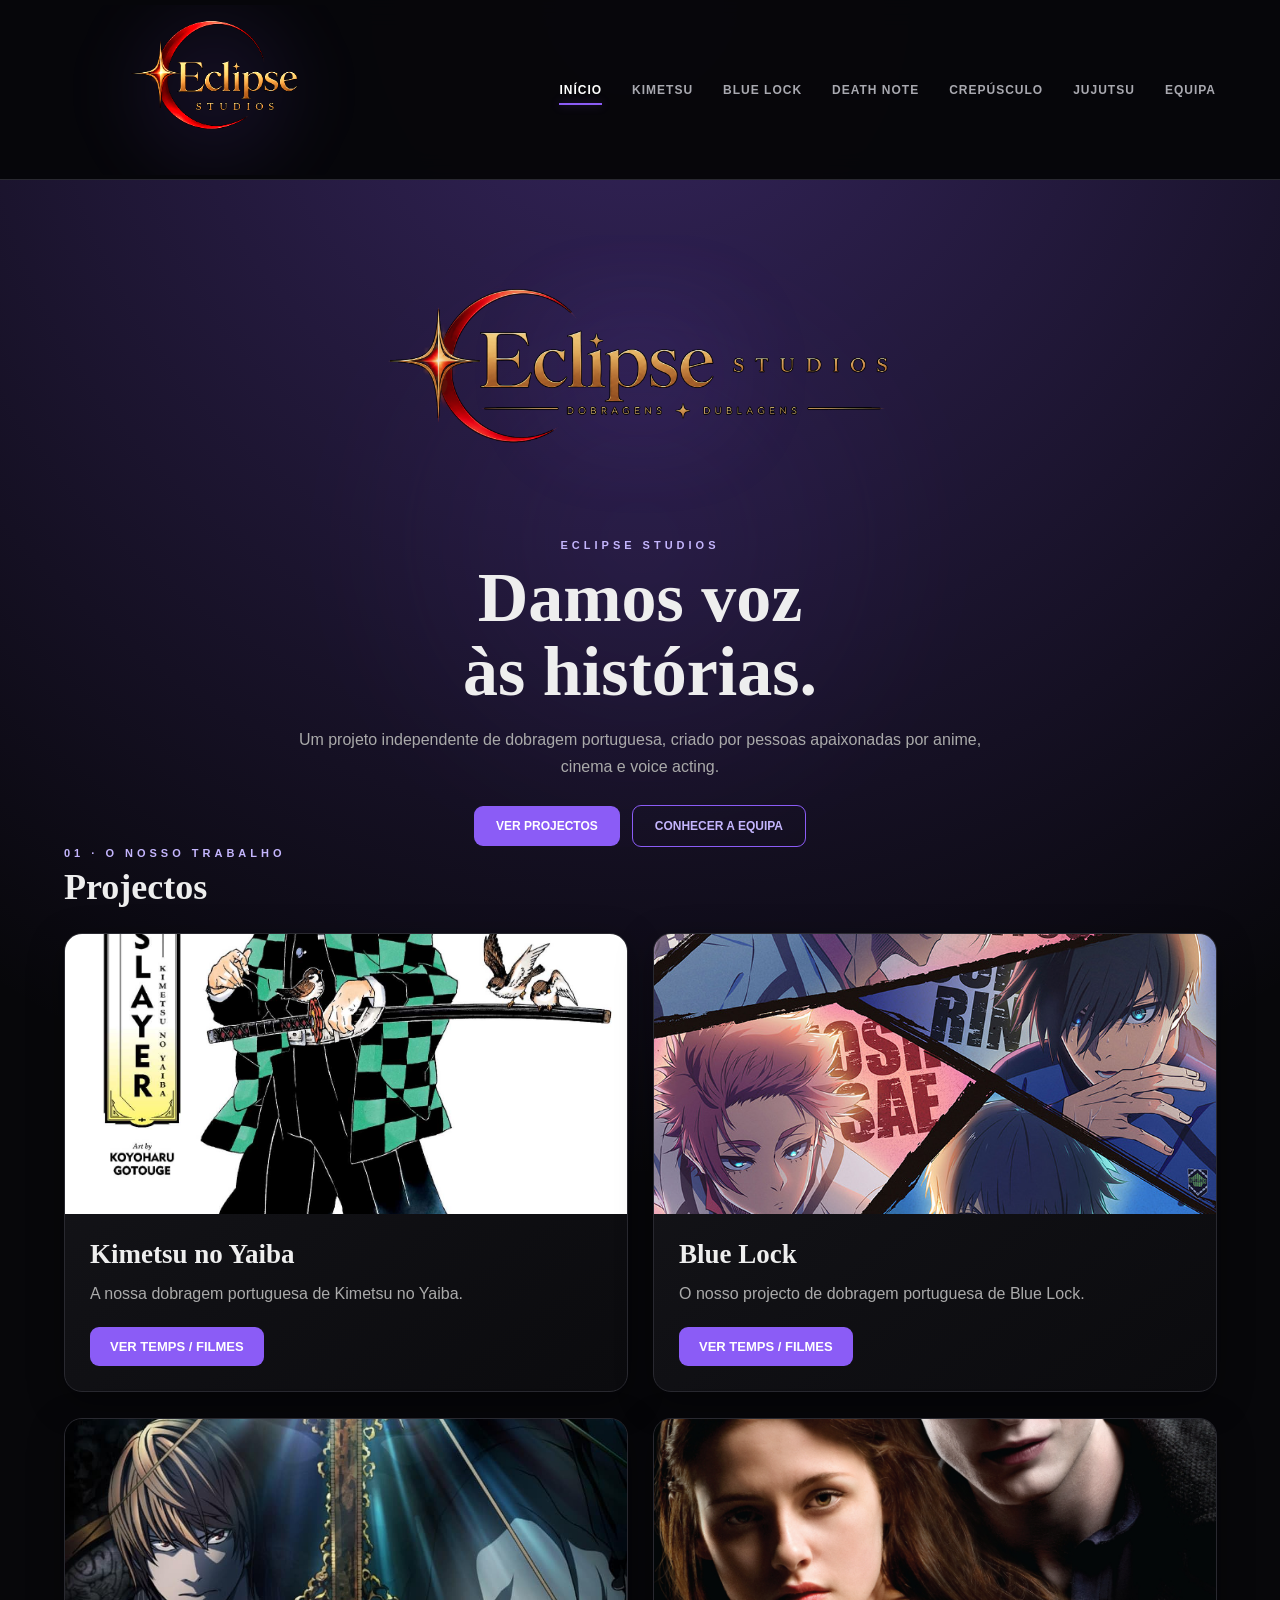
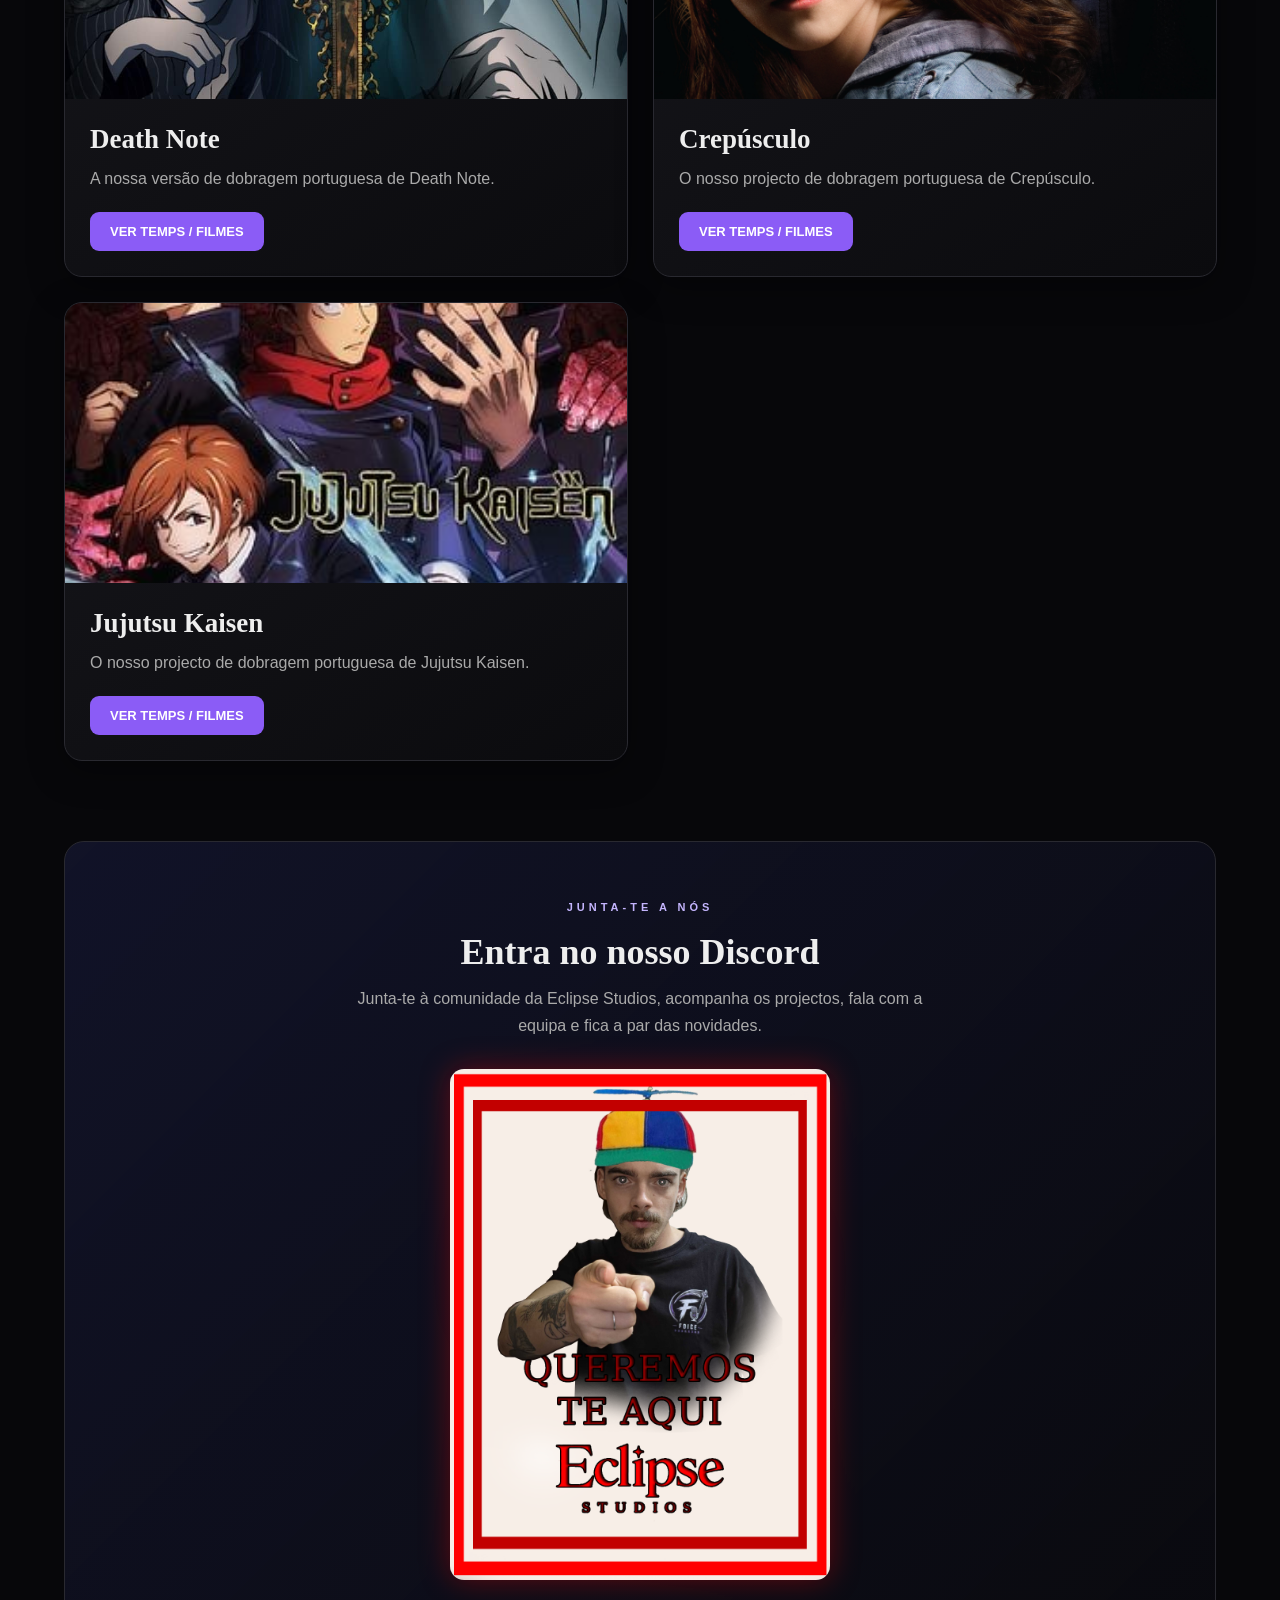
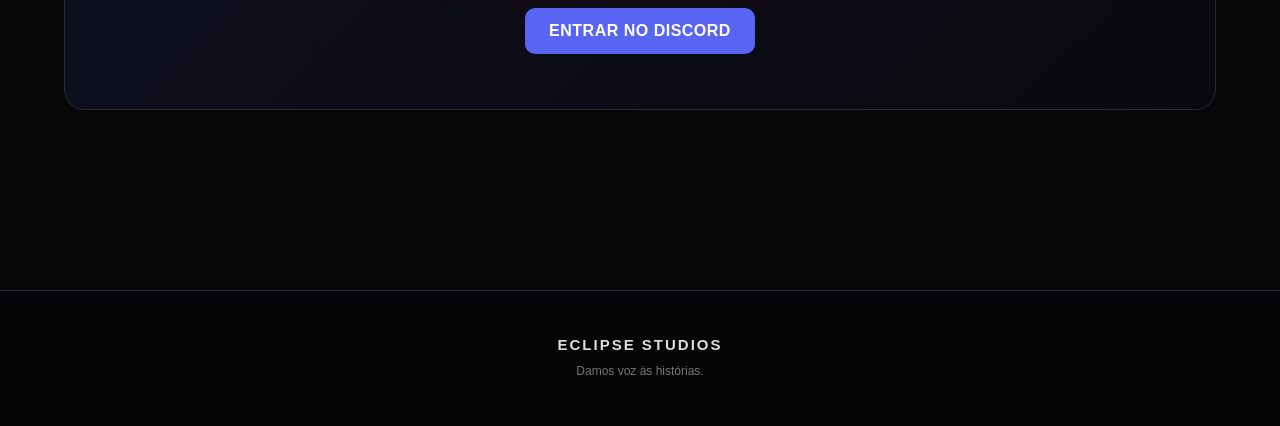
<file: index.html>
<!DOCTYPE html>
<html lang="pt-PT">

<head>

    <meta charset="UTF-8">

    <meta
        name="viewport"
        content="width=device-width, initial-scale=1.0"
    >

    <title>Eclipse Studios</title>

    <link
        rel="stylesheet"
        href="stile.css"
    >

</head>


<body>


<header class="topbar">

    <div class="logo">

        <a href="index.html">

            <img
                src="logo.png"
                alt="Eclipse Studios"
            >

        </a>

    </div>


    <nav>

        <a
            href="index.html"
            class="active"
        >
            INÍCIO
        </a>

        <a href="kimetsu.html">
            KIMETSU
        </a>

        <a href="blue.html">
            BLUE LOCK
        </a>

        <a href="death.html">
            DEATH NOTE
        </a>

        <a href="crep.html">
            CREPÚSCULO
        </a>

        <a href="juj.html">
            JUJUTSU
        </a>

        <a href="equipa.html">
            EQUIPA
        </a>

    </nav>

</header>


<main>


    <!-- =====================================================
         HERO
         ===================================================== -->

    <section class="hero">

        <div class="hero-content">


            <div class="hero-logo">

                <img
                    src="logo2.png"
                    alt="Eclipse Studios"
                >

            </div>


            <div class="hero-text">

                <span class="project-kicker">
                    ECLIPSE STUDIOS
                </span>


                <h1>
                    Damos voz<br>
                    às histórias.
                </h1>


                <p>
                    Um projeto independente de dobragem portuguesa,
                    criado por pessoas apaixonadas por anime,
                    cinema e voice acting.
                </p>


                <div class="hero-buttons">

                    <a
                        href="#projetos"
                        class="hero-button"
                    >
                        VER PROJECTOS
                    </a>


                    <a
                        href="equipa.html"
                        class="hero-button secondary"
                    >
                        CONHECER A EQUIPA
                    </a>

                </div>

            </div>

        </div>

    </section>


    <!-- =====================================================
         PROJECTOS
         ===================================================== -->

    <section id="projetos">

        <div class="projects-heading">

            <span>
                01 · O NOSSO TRABALHO
            </span>

            <h2>
                Projectos
            </h2>

        </div>


        <div class="projects-grid">


            <!-- KIMETSU -->

            <article class="card">

                <div class="project-visual">

                    <img
                        src="kim.jpg"
                        alt="Kimetsu no Yaiba"
                    >

                </div>


                <div class="card-content">

                    <h2>
                        Kimetsu no Yaiba
                    </h2>

                    <p>
                        A nossa dobragem portuguesa de
                        Kimetsu no Yaiba.
                    </p>

                    <a
                        href="kimetsu.html"
                        class="project-button"
                    >
                        VER TEMPS / FILMES
                    </a>

                </div>

            </article>


            <!-- BLUE LOCK -->

            <article class="card">

                <div class="project-visual">

                    <img
                        src="bl.jpg"
                        alt="Blue Lock"
                    >

                </div>


                <div class="card-content">

                    <h2>
                        Blue Lock
                    </h2>

                    <p>
                        O nosso projecto de dobragem
                        portuguesa de Blue Lock.
                    </p>

                    <a
                        href="blue.html"
                        class="project-button"
                    >
                        VER TEMPS / FILMES
                    </a>

                </div>

            </article>


            <!-- DEATH NOTE -->

            <article class="card">

                <div class="project-visual">

                    <img
                        src="deathnote.jpg"
                        alt="Death Note"
                    >

                </div>


                <div class="card-content">

                    <h2>
                        Death Note
                    </h2>

                    <p>
                        A nossa versão de dobragem
                        portuguesa de Death Note.
                    </p>

                    <a
                        href="death.html"
                        class="project-button"
                    >
                        VER TEMPS / FILMES
                    </a>

                </div>

            </article>


            <!-- CREPÚSCULO -->

            <article class="card">

                <div class="project-visual">

                    <img
                        src="crep.jpg"
                        alt="Crepúsculo"
                    >

                </div>


                <div class="card-content">

                    <h2>
                        Crepúsculo
                    </h2>

                    <p>
                        O nosso projecto de dobragem
                        portuguesa de Crepúsculo.
                    </p>

                    <a
                        href="crep.html"
                        class="project-button"
                    >
                        VER TEMPS / FILMES
                    </a>

                </div>

            </article>


            <!-- JUJUTSU -->

            <article class="card">

                <div class="project-visual">

                    <img
                        src="juj.jpg"
                        alt="Jujutsu Kaisen"
                    >

                </div>


                <div class="card-content">

                    <h2>
                        Jujutsu Kaisen
                    </h2>

                    <p>
                        O nosso projecto de dobragem
                        portuguesa de Jujutsu Kaisen.
                    </p>

                    <a
                        href="juj.html"
                        class="project-button"
                    >
                        VER TEMPS / FILMES
                    </a>

                </div>

            </article>


        </div>

    </section>


    <!-- =====================================================
         DISCORD
         ===================================================== -->

    <section class="discord-section">

        <div class="discord-content">

            <span class="project-kicker">
                JUNTA-TE A NÓS
            </span>


            <h2>
                Entra no nosso Discord
            </h2>


            <p>
                Junta-te à comunidade da Eclipse Studios,
                acompanha os projectos, fala com a equipa
                e fica a par das novidades.
            </p>


            <img
                src="Querer.png"
                alt="Queremos-te aqui - Eclipse Studios"
                class="discord-poster"
            >


            <a
                href="https://discord.gg/4ekQBbqSv3"
                target="_blank"
                rel="noopener noreferrer"
                class="discord-button"
            >
                ENTRAR NO DISCORD
            </a>

        </div>

    </section>


</main>


<footer>

    <strong>
        ECLIPSE STUDIOS
    </strong>

    <p>
        Damos voz às histórias.
    </p>

</footer>


</body>

</html>
</file>
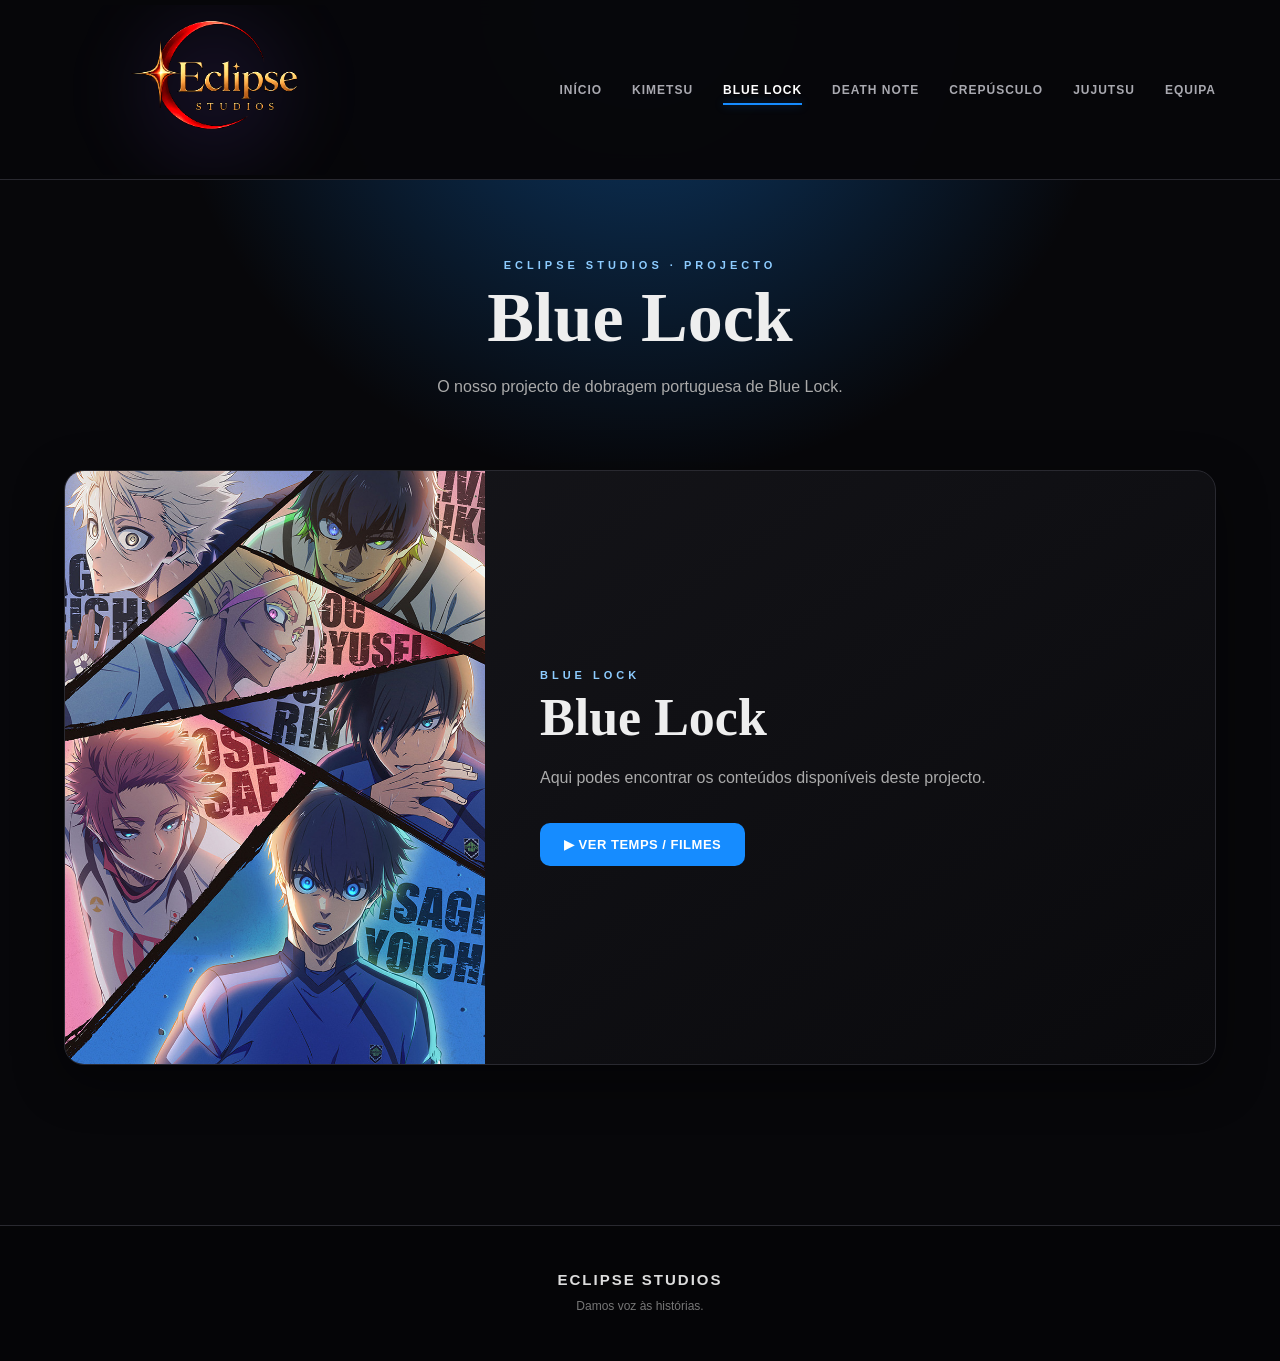
<file: blue.html>
<!DOCTYPE html>
<html lang="pt-PT">

<head>

    <meta charset="UTF-8">

    <meta
        name="viewport"
        content="width=device-width, initial-scale=1.0"
    >

    <title>Blue Lock | Eclipse Studios</title>

    <link
        rel="stylesheet"
        href="stile.css"
    >

</head>


<body class="theme-blue">


<header class="topbar">

    <div class="logo">

        <a href="index.html">

            <img
                src="logo.png"
                alt="Eclipse Studios"
            >

        </a>

    </div>


    <nav>

        <a href="index.html">INÍCIO</a>

        <a href="kimetsu.html">KIMETSU</a>

        <a
            href="blue.html"
            class="active"
        >
            BLUE LOCK
        </a>

        <a href="death.html">DEATH NOTE</a>

        <a href="crep.html">CREPÚSCULO</a>

        <a href="juj.html">JUJUTSU</a>

        <a href="equipa.html">EQUIPA</a>

    </nav>

</header>


<main class="project-page">


    <section class="project-header">

        <span class="project-kicker">
            ECLIPSE STUDIOS · PROJECTO
        </span>

        <h1>
            Blue Lock
        </h1>

        <p>
            O nosso projecto de dobragem portuguesa de Blue Lock.
        </p>

    </section>


    <section class="project-card-page">


        <div class="project-image-page">

            <img
                src="bl.jpg"
                alt="Blue Lock"
            >

        </div>


        <div class="project-info-page">

            <span class="project-kicker">
                BLUE LOCK
            </span>

            <h1>
                Blue Lock
            </h1>

            <p>
                Aqui podes encontrar os conteúdos
                disponíveis deste projecto.
            </p>

            <a
                href="COLOCA_AQUI_O_LINK_DO_DRIVE"
                target="_blank"
                rel="noopener noreferrer"
                class="watch-project-button"
            >
                ▶ VER TEMPS / FILMES
            </a>

        </div>


    </section>


</main>


<footer>

    <strong>ECLIPSE STUDIOS</strong>

    <p>Damos voz às histórias.</p>

</footer>


</body>

</html>
</file>
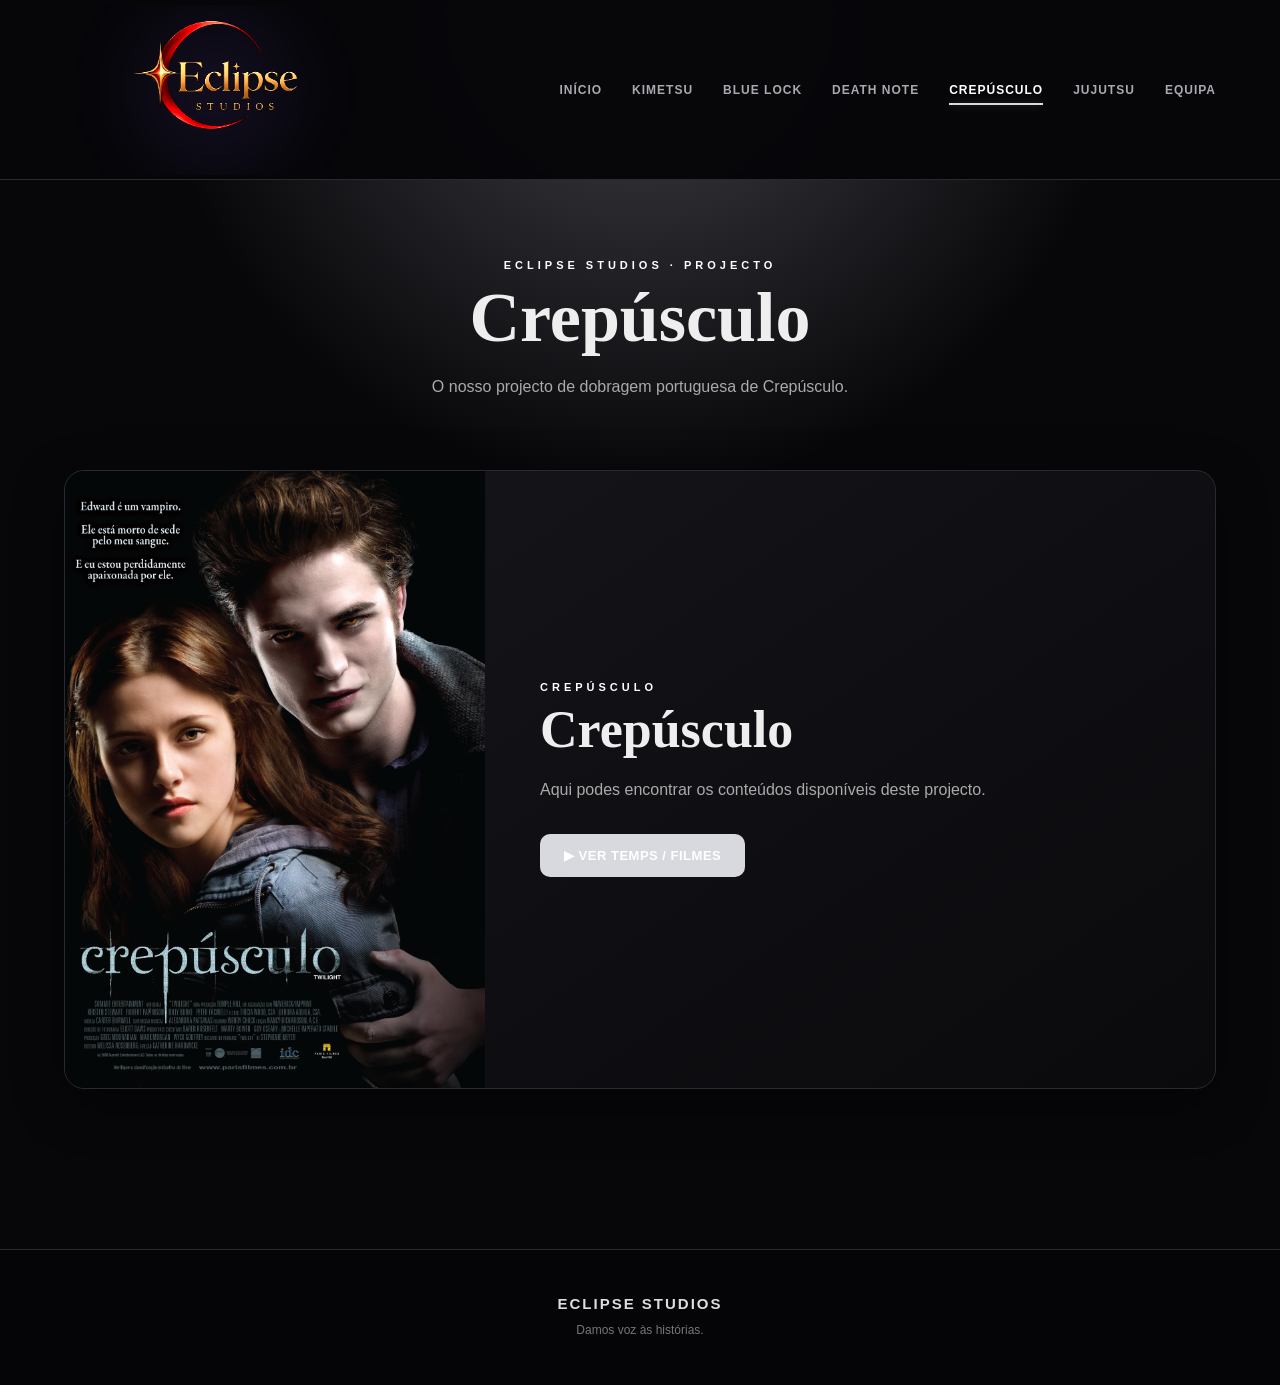
<file: crep.html>
<!DOCTYPE html>
<html lang="pt-PT">

<head>

    <meta charset="UTF-8">

    <meta
        name="viewport"
        content="width=device-width, initial-scale=1.0"
    >

    <title>Crepúsculo | Eclipse Studios</title>

    <link
        rel="stylesheet"
        href="stile.css"
    >

</head>


<body class="theme-crep">


<header class="topbar">

    <div class="logo">

        <a href="index.html">

            <img
                src="logo.png"
                alt="Eclipse Studios"
            >

        </a>

    </div>


    <nav>

        <a href="index.html">INÍCIO</a>

        <a href="kimetsu.html">KIMETSU</a>

        <a href="blue.html">BLUE LOCK</a>

        <a href="death.html">DEATH NOTE</a>

        <a
            href="crep.html"
            class="active"
        >
            CREPÚSCULO
        </a>

        <a href="juj.html">JUJUTSU</a>

        <a href="equipa.html">EQUIPA</a>

    </nav>

</header>


<main class="project-page">


    <section class="project-header">

        <span class="project-kicker">
            ECLIPSE STUDIOS · PROJECTO
        </span>

        <h1>
            Crepúsculo
        </h1>

        <p>
            O nosso projecto de dobragem portuguesa de Crepúsculo.
        </p>

    </section>


    <section class="project-card-page">


        <div class="project-image-page">

            <img
                src="crep.jpg"
                alt="Crepúsculo"
            >

        </div>


        <div class="project-info-page">

            <span class="project-kicker">
                CREPÚSCULO
            </span>

            <h1>
                Crepúsculo
            </h1>

            <p>
                Aqui podes encontrar os conteúdos
                disponíveis deste projecto.
            </p>

            <a
                href="COLOCA_AQUI_O_LINK_DO_DRIVE"
                target="_blank"
                rel="noopener noreferrer"
                class="watch-project-button"
            >
                ▶ VER TEMPS / FILMES
            </a>

        </div>


    </section>


</main>


<footer>

    <strong>ECLIPSE STUDIOS</strong>

    <p>Damos voz às histórias.</p>

</footer>


</body>

</html>
</file>
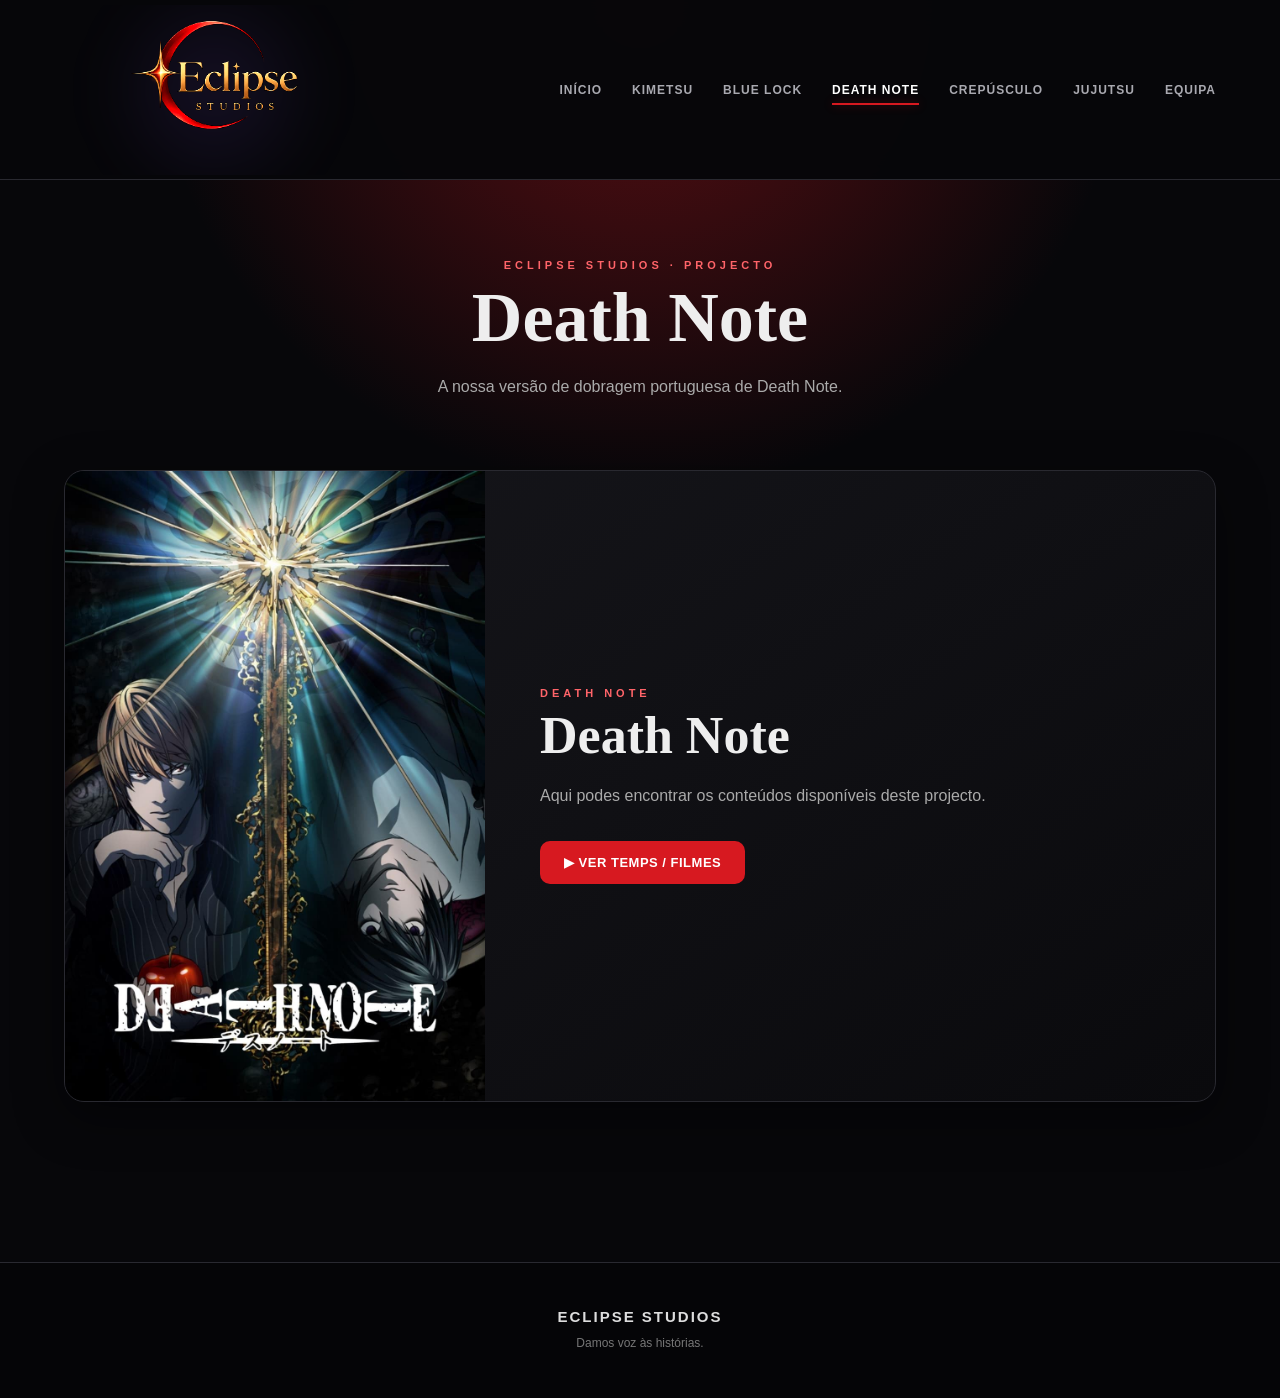
<file: death.html>
<!DOCTYPE html>
<html lang="pt-PT">

<head>

    <meta charset="UTF-8">

    <meta
        name="viewport"
        content="width=device-width, initial-scale=1.0"
    >

    <title>Death Note | Eclipse Studios</title>

    <link
        rel="stylesheet"
        href="stile.css"
    >

</head>


<body class="theme-death">


<header class="topbar">

    <div class="logo">

        <a href="index.html">

            <img
                src="logo.png"
                alt="Eclipse Studios"
            >

        </a>

    </div>


    <nav>

        <a href="index.html">INÍCIO</a>

        <a href="kimetsu.html">KIMETSU</a>

        <a href="blue.html">BLUE LOCK</a>

        <a
            href="death.html"
            class="active"
        >
            DEATH NOTE
        </a>

        <a href="crep.html">CREPÚSCULO</a>

        <a href="juj.html">JUJUTSU</a>

        <a href="equipa.html">EQUIPA</a>

    </nav>

</header>


<main class="project-page">


    <section class="project-header">

        <span class="project-kicker">
            ECLIPSE STUDIOS · PROJECTO
        </span>

        <h1>
            Death Note
        </h1>

        <p>
            A nossa versão de dobragem portuguesa de Death Note.
        </p>

    </section>


    <section class="project-card-page">


        <div class="project-image-page">

            <img
                src="deathnote.jpg"
                alt="Death Note"
            >

        </div>


        <div class="project-info-page">

            <span class="project-kicker">
                DEATH NOTE
            </span>

            <h1>
                Death Note
            </h1>

            <p>
                Aqui podes encontrar os conteúdos
                disponíveis deste projecto.
            </p>

            <a
                href="COLOCA_AQUI_O_LINK_DO_DRIVE"
                target="_blank"
                rel="noopener noreferrer"
                class="watch-project-button"
            >
                ▶ VER TEMPS / FILMES
            </a>

        </div>


    </section>


</main>


<footer>

    <strong>ECLIPSE STUDIOS</strong>

    <p>Damos voz às histórias.</p>

</footer>


</body>

</html>
</file>
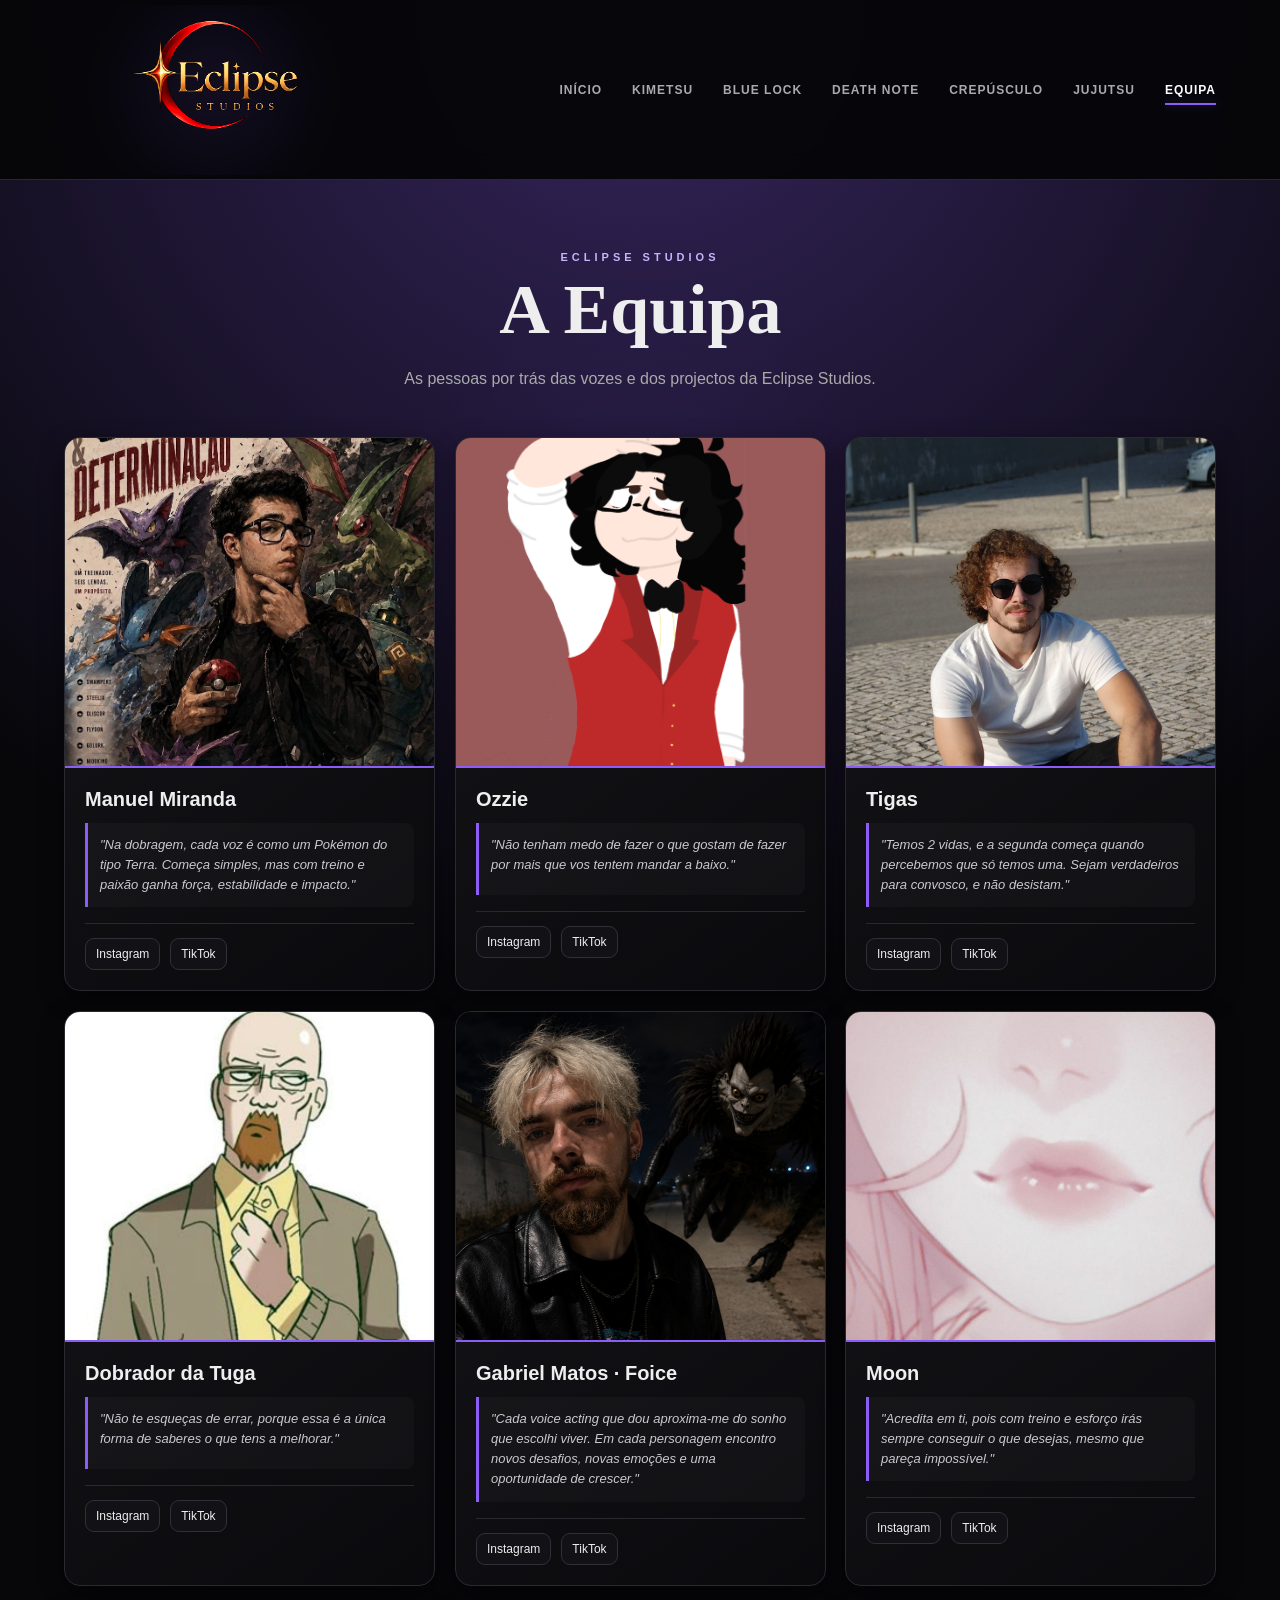
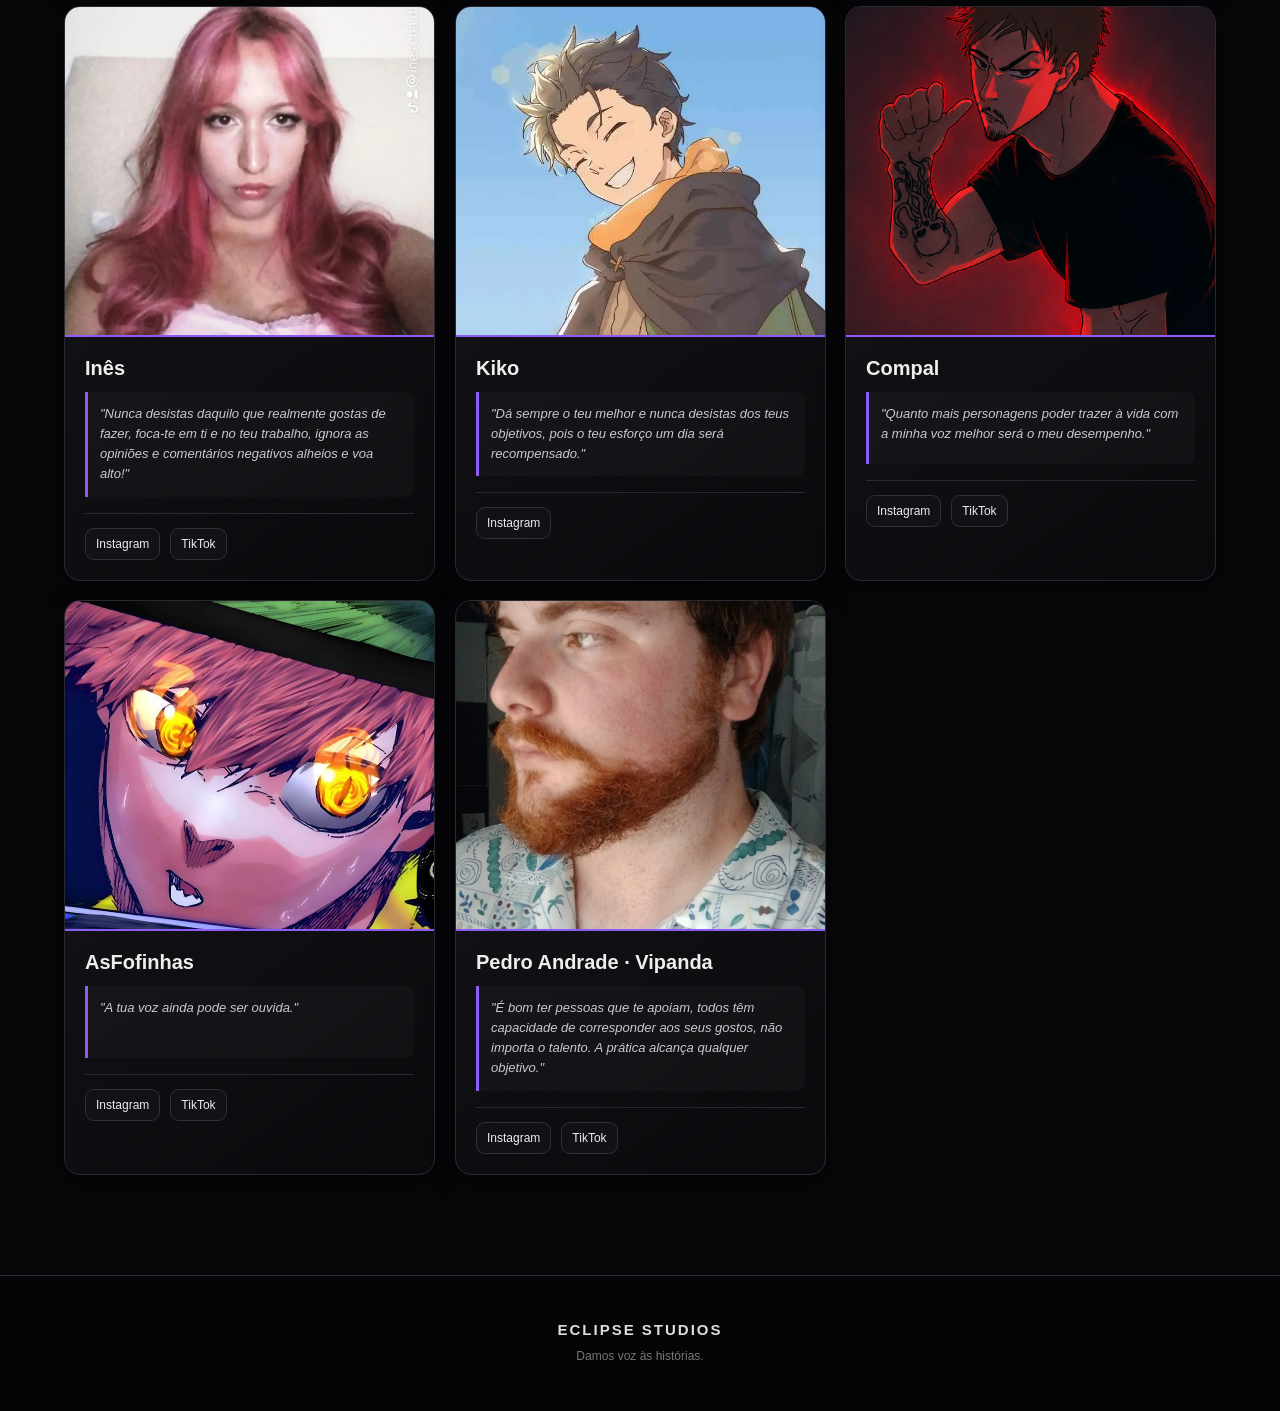
<file: equipa.html>
<!DOCTYPE html>
<html lang="pt-PT">

<head>

    <meta charset="UTF-8">

    <meta
        name="viewport"
        content="width=device-width, initial-scale=1.0"
    >

    <title>Equipa | Eclipse Studios</title>

    <link
        rel="stylesheet"
        href="stile.css"
    >

</head>


<body>


<header class="topbar">

    <div class="logo">

        <a href="index.html">

            <img
                src="logo.png"
                alt="Eclipse Studios"
            >

        </a>

    </div>


    <nav>

        <a href="index.html">
            INÍCIO
        </a>

        <a href="kimetsu.html">
            KIMETSU
        </a>

        <a href="blue.html">
            BLUE LOCK
        </a>

        <a href="death.html">
            DEATH NOTE
        </a>

        <a href="crep.html">
            CREPÚSCULO
        </a>

        <a href="juj.html">
            JUJUTSU
        </a>

        <a
            href="equipa.html"
            class="active"
        >
            EQUIPA
        </a>

    </nav>

</header>


<main>


<section class="team-page">


    <div class="team-page-intro">

        <span class="team-kicker">
            ECLIPSE STUDIOS
        </span>

        <h1>
            A Equipa
        </h1>

        <p>
            As pessoas por trás das vozes e dos projectos
            da Eclipse Studios.
        </p>

    </div>


    <div class="team-grid-new">


        <!-- MANUEL -->

        <article class="member-card-new">

            <div class="member-photo">

                <img
                    src="Eu.jpg"
                    alt="Manuel"
                >

            </div>


            <div class="member-info-new">

                <h3>
                    Manuel Miranda
                </h3>

                <p class="member-quote-new">
                    "Na dobragem, cada voz é como um Pokémon
                    do tipo Terra. Começa simples, mas com
                    treino e paixão ganha força, estabilidade
                    e impacto."
                </p>


                <div class="member-socials-new">

                    <a
                        class="team-social"
                        href="https://www.instagram.com/m_dubs11/"
                        target="_blank"
                    >
                        Instagram
                    </a>

                    <a
                        class="team-social"
                        href="https://tiktok.com/@mirranda_dubs"
                        target="_blank"
                    >
                        TikTok
                    </a>

                </div>

            </div>

        </article>


        <!-- OZZIE -->

        <article class="member-card-new">

            <div class="member-photo">

                <img
                    src="Ozzie.png"
                    alt="Ozzie"
                >

            </div>


            <div class="member-info-new">

                <h3>
                    Ozzie
                </h3>

                <p class="member-quote-new">
                    "Não tenham medo de fazer o que gostam
                    de fazer por mais que vos tentem mandar
                    a baixo."
                </p>


                <div class="member-socials-new">

                    <a
                        class="team-social"
                        href="https://instagram.com/dalia_gomes_henriques"
                        target="_blank"
                    >
                        Instagram
                    </a>

                    <a
                        class="team-social"
                        href="https://tiktok.com/@onlyozziept"
                        target="_blank"
                    >
                        TikTok
                    </a>

                </div>

            </div>

        </article>


        <!-- TIGAS -->

        <article class="member-card-new">

            <div class="member-photo">

                <img
                    src="Tigas.jpg"
                    alt="Tigas"
                >

            </div>


            <div class="member-info-new">

                <h3>
                    Tigas
                </h3>

                <p class="member-quote-new">
                    "Temos 2 vidas, e a segunda começa quando
                    percebemos que só temos uma. Sejam
                    verdadeiros para convosco, e não desistam."
                </p>


                <div class="member-socials-new">

                    <a
                        class="team-social"
                        href="https://instagram.com/otigas.voiceactor"
                        target="_blank"
                    >
                        Instagram
                    </a>

                    <a
                        class="team-social"
                        href="https://www.tiktok.com/@otigas.voiceactor?lang=pt"
                        target="_blank"
                    >
                        TikTok
                    </a>

                </div>

            </div>

        </article>


        <!-- DOBRADOR DA TUGA -->

        <article class="member-card-new">

            <div class="member-photo">

                <img
                    src="dobrador.jpg"
                    alt="Dobrador da Tuga"
                >

            </div>


            <div class="member-info-new">

                <h3>
                    Dobrador da Tuga
                </h3>

                <p class="member-quote-new">
                    "Não te esqueças de errar, porque essa
                    é a única forma de saberes o que tens
                    a melhorar."
                </p>


                <div class="member-socials-new">

                    <a
                        class="team-social"
                        href="https://instagram.com/dobrador_tuga"
                        target="_blank"
                    >
                        Instagram
                    </a>

                    <a
                        class="team-social"
                        href="https://tiktok.com/@dobrador.da.tuga"
                        target="_blank"
                    >
                        TikTok
                    </a>

                </div>

            </div>

        </article>


        <!-- FOICE -->

        <article class="member-card-new">

            <div class="member-photo">

                <img
                    src="Foice.png"
                    alt="Foice"
                >

            </div>


            <div class="member-info-new">

                <h3>
                    Gabriel Matos · Foice
                </h3>

                <p class="member-quote-new">
                    "Cada voice acting que dou aproxima-me
                    do sonho que escolhi viver. Em cada
                    personagem encontro novos desafios,
                    novas emoções e uma oportunidade de crescer."
                </p>


                <div class="member-socials-new">

                    <a
                        class="team-social"
                        href="https://www.instagram.com/gavriel_matos_foice/"
                        target="_blank"
                    >
                        Instagram
                    </a>

                    <a
                        class="team-social"
                        href="https://www.tiktok.com/@foicedobrador"
                        target="_blank"
                    >
                        TikTok
                    </a>

                </div>

            </div>

        </article>


        <!-- MOON -->

        <article class="member-card-new">

            <div class="member-photo">

                <img
                    src="Moon.jpg"
                    alt="Moon"
                >

            </div>


            <div class="member-info-new">

                <h3>
                    Moon
                </h3>

                <p class="member-quote-new">
                    "Acredita em ti, pois com treino e esforço
                    irás sempre conseguir o que desejas,
                    mesmo que pareça impossível."
                </p>


                <div class="member-socials-new">

                    <a
                        class="team-social"
                        href="https://www.instagram.com/yo.soy_ines02/"
                        target="_blank"
                    >
                        Instagram
                    </a>

                    <a
                        class="team-social"
                        href="https://tiktok.com/@geladinho_de_morangoo"
                        target="_blank"
                    >
                        TikTok
                    </a>

                </div>

            </div>

        </article>


        <!-- INÊS -->

        <article class="member-card-new">

            <div class="member-photo">

                <img
                    src="Ines.jpg"
                    alt="Inês"
                >

            </div>


            <div class="member-info-new">

                <h3>
                    Inês
                </h3>

                <p class="member-quote-new">
                    "Nunca desistas daquilo que realmente
                    gostas de fazer, foca-te em ti e no teu
                    trabalho, ignora as opiniões e comentários
                    negativos alheios e voa alto!"
                </p>


                <div class="member-socials-new">

                    <a
                        class="team-social"
                        href="https://www.instagram.com/nes_cha.das/"
                        target="_blank"
                    >
                        Instagram
                    </a>

                    <a
                        class="team-social"
                        href="https://www.tiktok.com/@pink_.nes_"
                        target="_blank"
                    >
                        TikTok
                    </a>

                </div>

            </div>

        </article>


        <!-- KIKO -->

        <article class="member-card-new">

            <div class="member-photo">

                <img
                    src="Kiku.jpg"
                    alt="Kiko"
                >

            </div>


            <div class="member-info-new">

                <h3>
                    Kiko
                </h3>

                <p class="member-quote-new">
                    "Dá sempre o teu melhor e nunca desistas
                    dos teus objetivos, pois o teu esforço
                    um dia será recompensado."
                </p>


                <div class="member-socials-new">

                    <a
                        class="team-social"
                        href="https://www.instagram.com/k1k0station/"
                        target="_blank"
                    >
                        Instagram
                    </a>

                </div>

            </div>

        </article>


        <!-- COMPAL -->

        <article class="member-card-new">

            <div class="member-photo">

                <img
                    src="compal_exa.png"
                    alt="Compal"
                >

            </div>


            <div class="member-info-new">

                <h3>
                    Compal
                </h3>

                <p class="member-quote-new">
                    "Quanto mais personagens poder trazer
                    à vida com a minha voz melhor será
                    o meu desempenho."
                </p>


                <div class="member-socials-new">

                    <a
                        class="team-social"
                        href="https://instagram.com/tropadoexa"
                        target="_blank"
                    >
                        Instagram
                    </a>

                    <a
                        class="team-social"
                        href="https://www.tiktok.com/@ryuuko_dubs"
                        target="_blank"
                    >
                        TikTok
                    </a>

                </div>

            </div>

        </article>


        <!-- ASFOFINHAS -->

        <article class="member-card-new">

            <div class="member-photo">

                <img
                    src="asfofinhas.png"
                    alt="AsFofinhas"
                >

            </div>


            <div class="member-info-new">

                <h3>
                    AsFofinhas
                </h3>

                <p class="member-quote-new">
                    "A tua voz ainda pode ser ouvida."
                </p>


                <div class="member-socials-new">

                    <a
                        class="team-social"
                        href="https://www.instagram.com/17__dizzy?mdxt=MThxMTVyb2dtc2xjcQ%3D%3D"
                        target="_blank"
                    >
                        Instagram
                    </a>

                    <a
                        class="team-social"
                        href="https://www.tiktok.com/@asherzito"
                        target="_blank"
                    >
                        TikTok
                    </a>

                </div>

            </div>

        </article>


        <!-- VIPANDA -->

        <article class="member-card-new">

            <div class="member-photo">

                <img
                    src="Vipanda.jpg"
                    alt="Vipanda"
                >

            </div>


            <div class="member-info-new">

                <h3>
                    Pedro Andrade · Vipanda
                </h3>

                <p class="member-quote-new">
                    "É bom ter pessoas que te apoiam,
                    todos têm capacidade de corresponder
                    aos seus gostos, não importa o talento.
                    A prática alcança qualquer objetivo."
                </p>


                <div class="member-socials-new">

                    <a
                        class="team-social"
                        href="https://www.instagram.com/pedroandrade_2004/"
                        target="_blank"
                    >
                        Instagram
                    </a>

                    <a
                        class="team-social"
                        href="https://www.tiktok.com/@vipanda2004"
                        target="_blank"
                    >
                        TikTok
                    </a>

                </div>

            </div>

        </article>


    </div>


</section>


</main>


<footer>

    <strong>
        ECLIPSE STUDIOS
    </strong>

    <p>
        Damos voz às histórias.
    </p>

</footer>


</body>

</html>
</file>
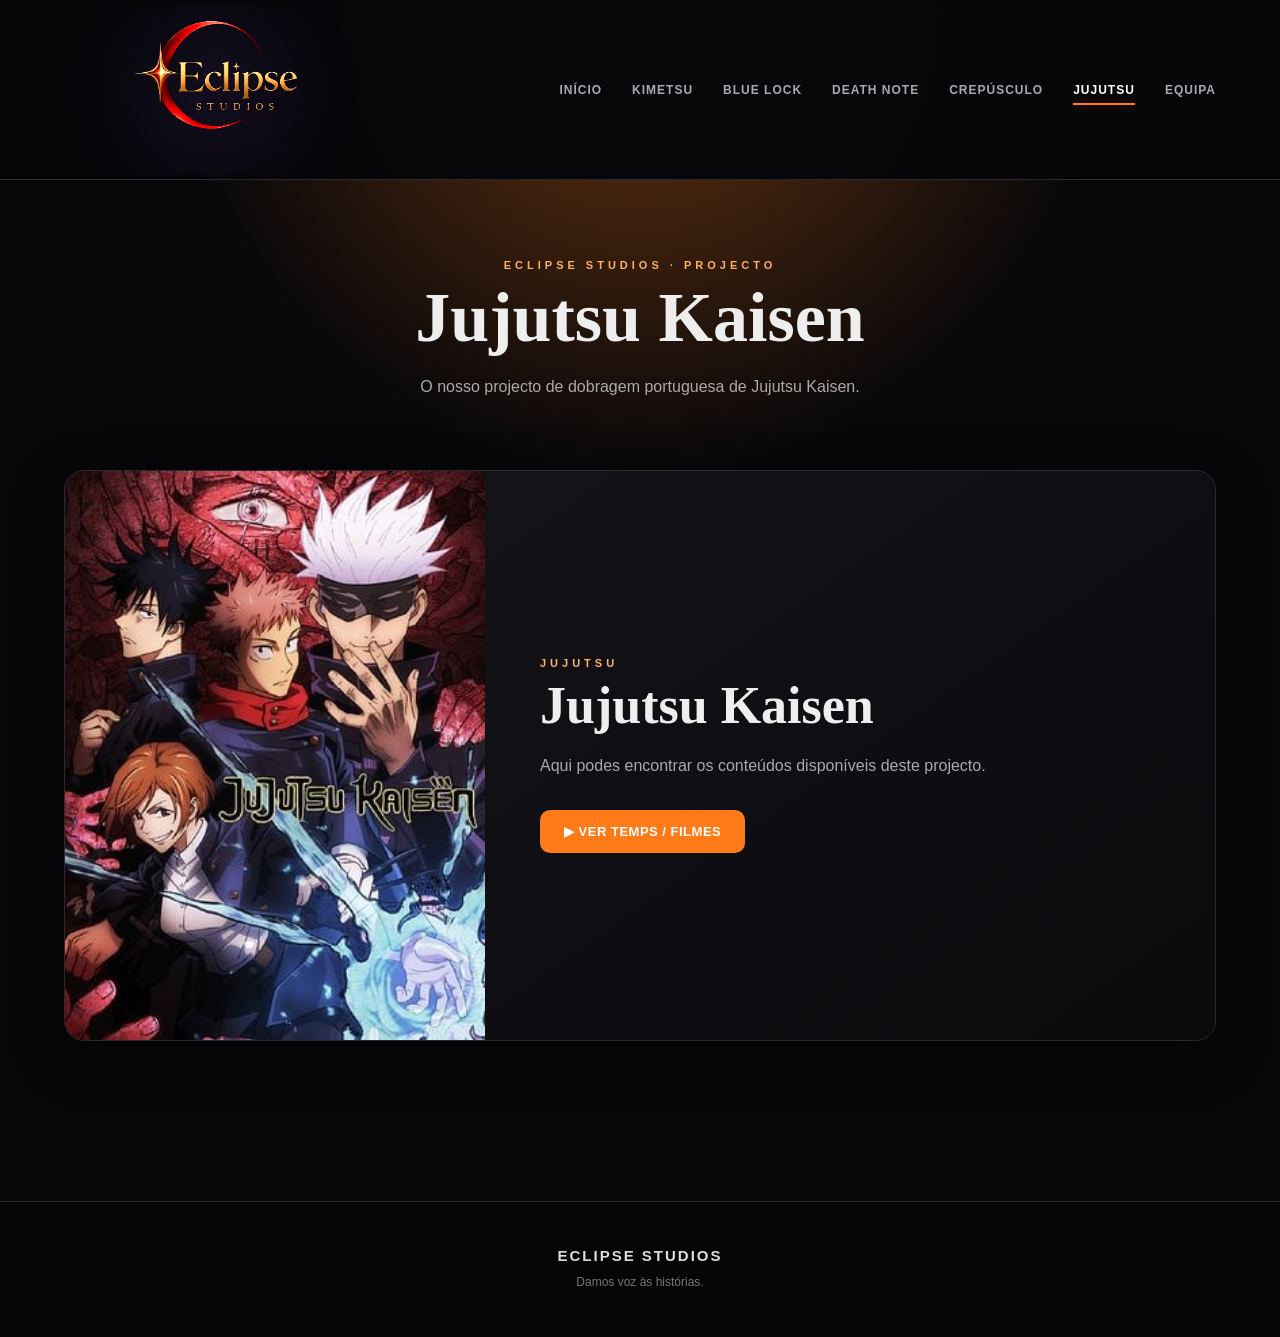
<file: juj.html>
<!DOCTYPE html>
<html lang="pt-PT">

<head>

    <meta charset="UTF-8">

    <meta
        name="viewport"
        content="width=device-width, initial-scale=1.0"
    >

    <title>Jujutsu Kaisen | Eclipse Studios</title>

    <link
        rel="stylesheet"
        href="stile.css"
    >

</head>


<body class="theme-juj">


<header class="topbar">

    <div class="logo">

        <a href="index.html">

            <img
                src="logo.png"
                alt="Eclipse Studios"
            >

        </a>

    </div>


    <nav>

        <a href="index.html">INÍCIO</a>

        <a href="kimetsu.html">KIMETSU</a>

        <a href="blue.html">BLUE LOCK</a>

        <a href="death.html">DEATH NOTE</a>

        <a href="crep.html">CREPÚSCULO</a>

        <a
            href="juj.html"
            class="active"
        >
            JUJUTSU
        </a>

        <a href="equipa.html">EQUIPA</a>

    </nav>

</header>


<main class="project-page">


    <section class="project-header">

        <span class="project-kicker">
            ECLIPSE STUDIOS · PROJECTO
        </span>

        <h1>
            Jujutsu Kaisen
        </h1>

        <p>
            O nosso projecto de dobragem portuguesa de Jujutsu Kaisen.
        </p>

    </section>


    <section class="project-card-page">


        <div class="project-image-page">

            <img
                src="juj.jpg"
                alt="Jujutsu Kaisen"
            >

        </div>


        <div class="project-info-page">

            <span class="project-kicker">
                JUJUTSU
            </span>

            <h1>
                Jujutsu Kaisen
            </h1>

            <p>
                Aqui podes encontrar os conteúdos
                disponíveis deste projecto.
            </p>

            <a
                href="COLOCA_AQUI_O_LINK_DO_DRIVE"
                target="_blank"
                rel="noopener noreferrer"
                class="watch-project-button"
            >
                ▶ VER TEMPS / FILMES
            </a>

        </div>


    </section>


</main>


<footer>

    <strong>ECLIPSE STUDIOS</strong>

    <p>Damos voz às histórias.</p>

</footer>


</body>

</html>
</file>
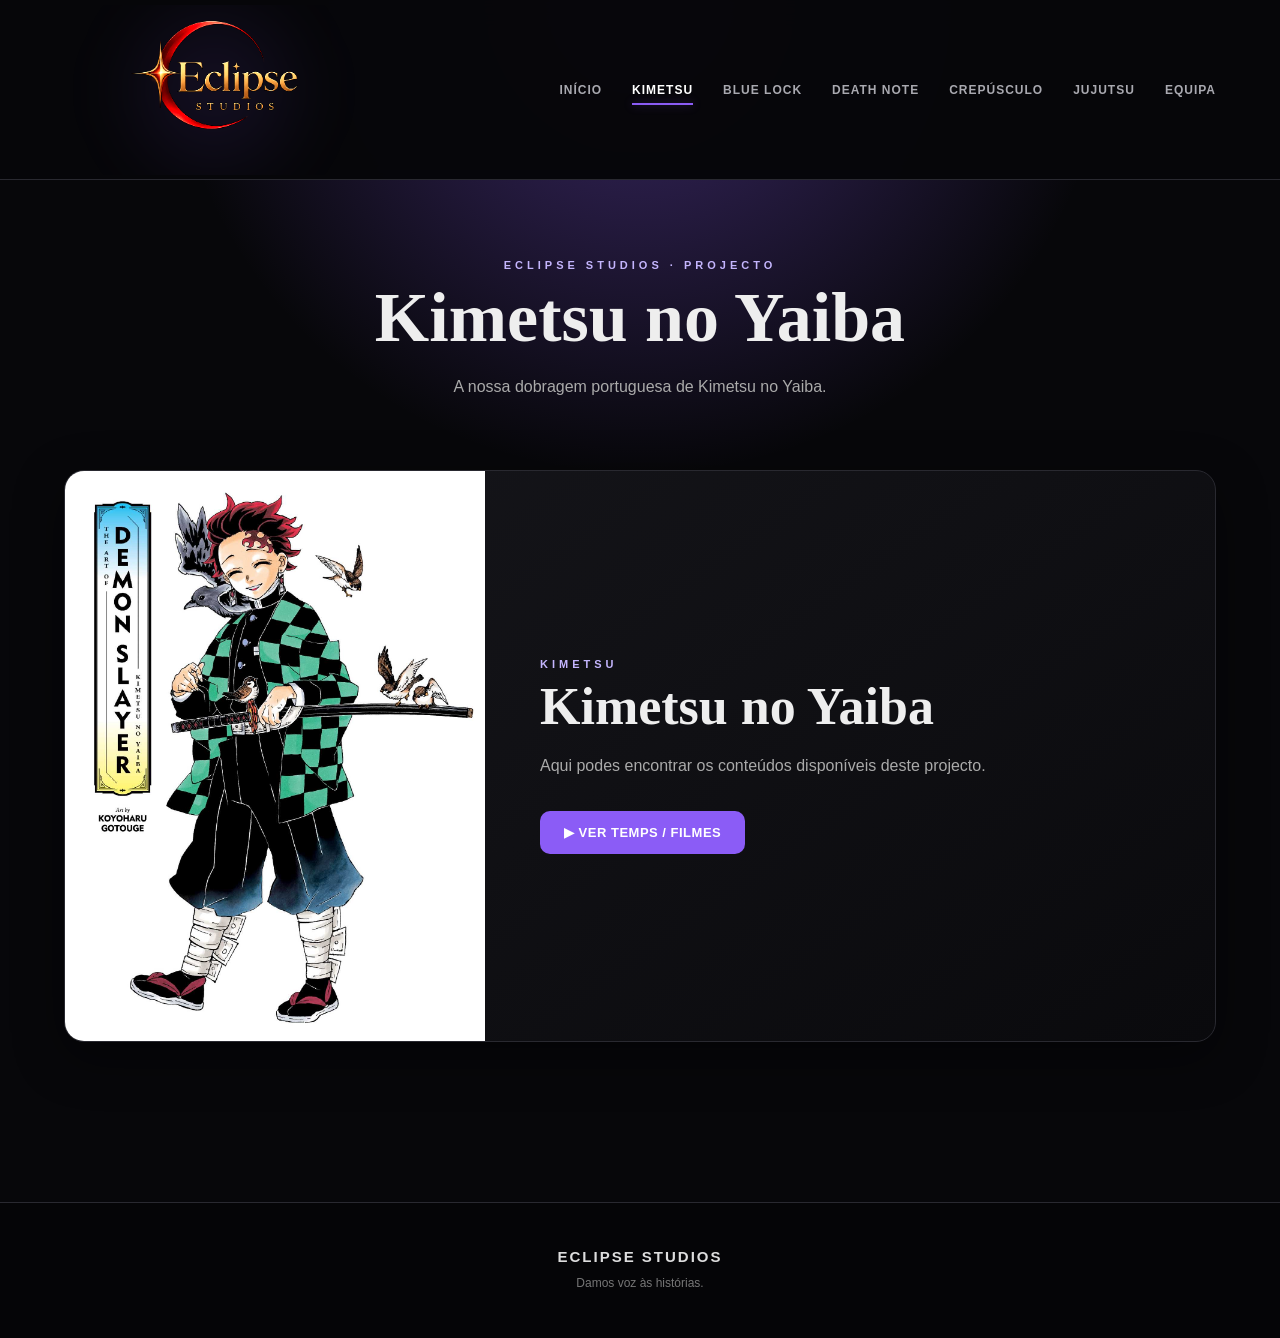
<file: kimetsu.html>
<!DOCTYPE html>
<html lang="pt-PT">

<head>

    <meta charset="UTF-8">

    <meta
        name="viewport"
        content="width=device-width, initial-scale=1.0"
    >

    <title>Kimetsu | Eclipse Studios</title>

    <link
        rel="stylesheet"
        href="stile.css"
    >

</head>


<body class="theme-kimetsu">


<header class="topbar">

    <div class="logo">

        <a href="index.html">

            <img
                src="logo.png"
                alt="Eclipse Studios"
            >

        </a>

    </div>


    <nav>

        <a href="index.html">
            INÍCIO
        </a>

        <a
            href="kimetsu.html"
            class="active"
        >
            KIMETSU
        </a>

        <a href="blue.html">
            BLUE LOCK
        </a>

        <a href="death.html">
            DEATH NOTE
        </a>

        <a href="crep.html">
            CREPÚSCULO
        </a>

        <a href="juj.html">
            JUJUTSU
        </a>

        <a href="equipa.html">
            EQUIPA
        </a>

    </nav>

</header>


<main class="project-page">


    <section class="project-header">

        <span class="project-kicker">
            ECLIPSE STUDIOS · PROJECTO
        </span>

        <h1>
            Kimetsu no Yaiba
        </h1>

        <p>
            A nossa dobragem portuguesa de Kimetsu no Yaiba.
        </p>

    </section>


    <section class="project-card-page">


        <div class="project-image-page">

            <img
                src="kim.jpg"
                alt="Kimetsu no Yaiba"
            >

        </div>


        <div class="project-info-page">

            <span class="project-kicker">
                KIMETSU
            </span>

            <h1>
                Kimetsu no Yaiba
            </h1>

            <p>
                Aqui podes encontrar os conteúdos
                disponíveis deste projecto.
            </p>

            <a
                href="COLOCA_AQUI_O_LINK_DO_DRIVE"
                target="_blank"
                rel="noopener noreferrer"
                class="watch-project-button"
            >
                ▶ VER TEMPS / FILMES
            </a>

        </div>


    </section>


</main>


<footer>

    <strong>
        ECLIPSE STUDIOS
    </strong>

    <p>
        Damos voz às histórias.
    </p>

</footer>


</body>

</html>
</file>
<file: stile.css>
/* =========================================================
   ECLIPSE STUDIOS
   stile.css
   ========================================================= */

:root {
    --bg: #07070a;
    --bg2: #0d0d12;
    --card: #111116;
    --text: #eeeeee;
    --muted: #9999a3;

    --accent: #8b5cf6;
    --accent2: #c4b5fd;
    --glow: rgba(139, 92, 246, .35);

    --border: #292930;
}


/* =========================================================
   RESET
   ========================================================= */

* {
    margin: 0;
    padding: 0;
    box-sizing: border-box;
}

html {
    scroll-behavior: smooth;
}

body {
    min-height: 100vh;
    margin: 0;
    padding-top: 180px;

    background:
        radial-gradient(
            circle at 50% 0%,
            var(--glow),
            transparent 32%
        ),
        var(--bg);

    color: var(--text);

    font-family: Arial, Helvetica, sans-serif;

    overflow-x: hidden;
}


/* =========================================================
   SCROLLBAR
   ========================================================= */

::-webkit-scrollbar {
    width: 9px;
}

::-webkit-scrollbar-track {
    background: #050507;
}

::-webkit-scrollbar-thumb {
    background: #292930;
    border-radius: 10px;
}

::-webkit-scrollbar-thumb:hover {
    background: var(--accent);
}


/* =========================================================
   BARRA SUPERIOR FIXA
   ========================================================= */

.topbar {
    position: fixed !important;

    top: 0 !important;
    left: 0 !important;
    right: 0 !important;

    width: 100% !important;
    height: 180px;

    display: flex;
    align-items: center;
    justify-content: space-between;

    padding: 0 5%;

    background: rgba(7, 7, 10, .98);

    border-bottom: 1px solid #292930;

    z-index: 99999 !important;

    backdrop-filter: blur(12px);

    transform: none !important;
}


/* =========================================================
   LOGO DA BARRA
   ========================================================= */

.logo {
    width: 300px;
    height: 170px;

    display: flex;
    align-items: center;
    justify-content: center;

    flex-shrink: 0;

    overflow: hidden;

    position: relative;
}

.logo::before {
    content: "";

    position: absolute;

    width: 240px;
    height: 240px;

    left: 50%;
    top: 50%;

    transform: translate(-50%, -50%);

    background:
        radial-gradient(
            circle,
            rgba(139, 92, 246, .12),
            transparent 70%
        );

    filter: blur(25px);
}

.logo a {
    display: flex;

    width: 100%;
    height: 100%;

    align-items: center;
    justify-content: center;

    position: relative;

    z-index: 1;
}

.logo img {
    width: 300px;
    height: 170px;

    object-fit: contain;

    display: block;

    transform: scale(1.2);

    filter:
        brightness(1.15)
        contrast(1.1);

    transition:
        transform .4s ease,
        filter .4s ease;
}

.logo:hover img {
    transform: scale(1.28);

    filter:
        brightness(1.25)
        contrast(1.1)
        drop-shadow(
            0 0 20px
            rgba(139, 92, 246, .35)
        );
}


/* =========================================================
   NAVEGAÇÃO
   ========================================================= */

nav {
    display: flex;

    align-items: center;
    justify-content: flex-end;

    gap: 30px;

    height: 100%;
}

nav a {
    position: relative;

    color: #a9a9b0;

    text-decoration: none;

    font-size: 12px;

    font-weight: 800;

    letter-spacing: 1px;

    padding: 10px 0;

    white-space: nowrap;

    transition:
        color .25s ease,
        transform .25s ease;
}

nav a::after {
    content: "";

    position: absolute;

    left: 0;
    bottom: 2px;

    width: 0;
    height: 2px;

    background: var(--accent);

    box-shadow:
        0 0 10px var(--glow);

    transition: width .3s ease;
}

nav a:hover {
    color: white;

    transform: translateY(-2px);
}

nav a:hover::after {
    width: 100%;
}

nav a.active {
    color: white;
}

nav a.active::after {
    width: 100%;
}


/* =========================================================
   CONTEÚDO
   ========================================================= */

main {
    width: min(1250px, 90%);

    margin: 0 auto;

    padding: 55px 0 100px;
}

h1,
h2 {
    font-family:
        Georgia,
        "Times New Roman",
        serif;
}

h1 {
    font-size: clamp(40px, 6vw, 70px);

    line-height: 1.05;

    margin-bottom: 18px;
}

h2 {
    font-size: 36px;

    margin-bottom: 15px;
}

p {
    line-height: 1.7;
}


/* =========================================================
   KICKER
   ========================================================= */

.project-kicker,
.team-kicker {
    display: inline-block;

    color: var(--accent2);

    font-size: 11px;

    font-weight: 900;

    letter-spacing: 4px;

    margin-bottom: 10px;
}


/* =========================================================
   HOME
   ========================================================= */

.hero {
    min-height: 500px;

    display: flex;

    align-items: center;
    justify-content: center;

    text-align: center;

    position: relative;

    overflow: hidden;
}

.hero::before {
    content: "";

    position: absolute;

    width: 700px;
    height: 700px;

    left: 50%;
    top: 50%;

    transform: translate(-50%, -50%);

    background:
        radial-gradient(
            circle,
            var(--glow),
            transparent 68%
        );

    filter: blur(40px);

    opacity: .25;

    animation:
        heroGlow 6s ease-in-out infinite;
}

.hero-content {
    position: relative;

    z-index: 1;

    width: 100%;
    max-width: 1000px;

    animation:
        heroIn 1s ease both;
}


/* =========================================================
   LOGO 2 DA HOME
   ========================================================= */

.hero-logo {
    width: min(550px, 80vw);

    margin: 0 auto 25px;

    position: relative;

    display: flex;

    justify-content: center;
    align-items: center;
}

.hero-logo::after {
    content: "";

    position: absolute;

    inset: 15%;

    background:
        radial-gradient(
            circle,
            var(--glow),
            transparent 70%
        );

    filter: blur(35px);

    opacity: .25;

    z-index: -1;
}

.hero-logo img {
    width: 100%;

    max-height: 330px;

    object-fit: contain;

    display: block;

    opacity: .95;

    animation:
        logoFloat 5s ease-in-out infinite;
}


/* =========================================================
   HERO TEXTO
   ========================================================= */

.hero-text {
    max-width: 850px;

    margin: 0 auto;
}

.hero-text p {
    color: #aaa;

    max-width: 700px;

    margin: 0 auto 25px;
}


/* =========================================================
   BOTÕES DA HOME
   ========================================================= */

.hero-buttons {
    display: flex;

    justify-content: center;

    align-items: center;

    gap: 12px;

    flex-wrap: wrap;

    margin-top: 25px;
}

.hero-button {
    display: inline-flex;

    align-items: center;
    justify-content: center;

    padding: 13px 22px;

    border-radius: 9px;

    background: var(--accent);

    color: white;

    text-decoration: none;

    font-size: 12px;

    font-weight: 900;

    transition:
        transform .3s ease,
        box-shadow .3s ease,
        filter .3s ease;
}

.hero-button.secondary {
    background: transparent;

    border: 1px solid var(--accent);

    color: var(--accent2);
}

.hero-button:hover {
    transform: translateY(-3px);

    box-shadow:
        0 10px 30px var(--glow);

    filter: brightness(1.12);
}


/* =========================================================
   TÍTULO PROJECTOS
   ========================================================= */

.projects-heading {
    margin-bottom: 25px;
}

.projects-heading span {
    display: block;

    color: var(--accent2);

    font-size: 11px;

    font-weight: 900;

    letter-spacing: 4px;

    margin-bottom: 7px;
}


/* =========================================================
   CARTÕES DOS PROJECTOS NA HOME
   ========================================================= */

.projects-grid {
    display: grid;

    grid-template-columns:
        repeat(2, minmax(0, 1fr));

    gap: 25px;
}

.card {
    background:
        linear-gradient(
            145deg,
            #16161b,
            #0b0b0e
        );

    border: 1px solid var(--border);

    border-radius: 18px;

    overflow: hidden;

    box-shadow:
        0 10px 35px rgba(0, 0, 0, .35);

    transition:
        transform .35s ease,
        border-color .35s ease,
        box-shadow .35s ease;

    animation:
        cardIn .7s ease both;
}

.card:hover {
    transform: translateY(-8px);

    border-color: var(--accent);

    box-shadow:
        0 20px 50px var(--glow);
}


/* =========================================================
   CARTAZES DOS PROJECTOS
   ========================================================= */

.project-visual {
    width: 100%;

    height: 280px;

    position: relative;

    overflow: hidden;

    background: #101014;
}

.project-visual img {
    width: 100%;
    height: 100%;

    object-fit: cover;

    display: block;

    transition:
        transform .5s ease,
        filter .5s ease;
}

.card:hover .project-visual img {
    transform: scale(1.06);

    filter:
        saturate(1.1)
        contrast(1.03);
}

.card-content {
    padding: 25px;
}

.card-content h2 {
    font-size: 27px;

    margin-bottom: 10px;
}

.card-content p {
    color: #aaa;

    margin-bottom: 20px;
}

.project-button {
    display: inline-flex;

    align-items: center;
    justify-content: center;

    padding: 12px 20px;

    border-radius: 9px;

    background: var(--accent);

    color: white;

    text-decoration: none;

    font-size: 13px;

    font-weight: 900;

    transition:
        transform .3s ease,
        box-shadow .3s ease;
}

.project-button:hover {
    transform: translateY(-3px);

    box-shadow:
        0 10px 30px var(--glow);
}


/* =========================================================
   PÁGINAS DOS PROJECTOS
   ========================================================= */

.project-page {
    animation:
        projectIn .8s ease both;
}

.project-header {
    text-align: center;

    padding:
        20px 0 35px;
}

.project-header p {
    max-width: 700px;

    margin: auto;

    color: #aaa;
}


/* =========================================================
   CARTÃO DA PÁGINA DO PROJECTO
   ========================================================= */

.project-card-page {
    width: 100%;

    display: grid;

    grid-template-columns:
        420px 1fr;

    min-height: 420px;

    margin: 35px 0 60px;

    background:
        linear-gradient(
            145deg,
            #16161b,
            #0a0a0d
        );

    border:
        1px solid var(--border);

    border-radius: 20px;

    overflow: hidden;

    box-shadow:
        0 15px 50px rgba(0, 0, 0, .45);

    animation:
        projectIn .8s ease both;
}


/* =========================================================
   IMAGEM DA PÁGINA
   ========================================================= */

.project-image-page {
    width: 100%;

    height: 100%;

    min-height: 420px;

    overflow: hidden;

    background: #111;
}

.project-image-page img {
    width: 100%;
    height: 100%;

    object-fit: cover;

    display: block;

    transition:
        transform .5s ease,
        filter .5s ease;
}

.project-card-page:hover
.project-image-page img {
    transform: scale(1.04);

    filter:
        saturate(1.08)
        contrast(1.03);
}


/* =========================================================
   INFORMAÇÃO DO PROJECTO
   ========================================================= */

.project-info-page {
    display: flex;

    flex-direction: column;

    justify-content: center;

    padding: 55px;
}

.project-info-page h1 {
    font-size: 52px;

    margin-bottom: 18px;
}

.project-info-page p {
    color: #aaa;

    max-width: 600px;

    margin-bottom: 30px;

    line-height: 1.8;
}


/* =========================================================
   BOTÃO VER TEMPS / FILMES
   ========================================================= */

.watch-project-button {
    display: inline-flex;

    align-items: center;
    justify-content: center;

    width: fit-content;

    padding:
        14px 24px;

    border-radius: 10px;

    background:
        var(--accent);

    color: white;

    text-decoration: none;

    font-size: 13px;

    font-weight: 900;

    letter-spacing: .5px;

    transition:
        transform .3s ease,
        box-shadow .3s ease,
        filter .3s ease;
}

.watch-project-button:hover {
    transform:
        translateY(-4px);

    filter:
        brightness(1.12);

    box-shadow:
        0 12px 35px var(--glow);
}


/* =========================================================
   EQUIPA
   ========================================================= */

.team-page {
    position: relative;

    isolation: isolate;
}

.team-page::before {
    content: "";

    position: absolute;

    width: 520px;
    height: 520px;

    left: 50%;
    top: 280px;

    transform:
        translate(-50%, -50%);

    background:
        radial-gradient(
            circle,
            var(--glow),
            transparent 68%
        );

    opacity: .16;

    filter: blur(35px);

    z-index: -1;

    animation:
        teamAura 6s ease-in-out infinite;
}

.team-page-intro {
    text-align: center;

    padding:
        12px 5% 45px;

    animation:
        teamIntro .8s both;
}

.team-page-intro h1 {
    animation:
        teamTitle 1s .12s both;
}

.team-page-intro p {
    color: #aaa;

    animation:
        teamIntro .8s .2s both;
}


/* =========================================================
   GRELHA DA EQUIPA
   ========================================================= */

.team-grid-new {
    display: grid;

    grid-template-columns:
        repeat(3, minmax(0, 1fr));

    gap: 20px;
}

.member-card-new {
    position: relative;

    background:
        linear-gradient(
            145deg,
            #16161a,
            #0a0a0d
        );

    border:
        1px solid #292930;

    border-radius: 16px;

    overflow: hidden;

    box-shadow:
        0 8px 25px rgba(0, 0, 0, .45);

    transition:
        transform .3s ease,
        border-color .3s ease,
        box-shadow .3s ease;

    animation:
        teamCardIn .7s both;
}

.member-card-new:nth-child(1) {
    animation-delay: .04s;
}

.member-card-new:nth-child(2) {
    animation-delay: .10s;
}

.member-card-new:nth-child(3) {
    animation-delay: .16s;
}

.member-card-new:nth-child(4) {
    animation-delay: .22s;
}

.member-card-new:nth-child(5) {
    animation-delay: .28s;
}

.member-card-new:nth-child(6) {
    animation-delay: .34s;
}

.member-card-new:nth-child(7) {
    animation-delay: .40s;
}

.member-card-new:nth-child(8) {
    animation-delay: .46s;
}

.member-card-new:nth-child(9) {
    animation-delay: .52s;
}

.member-card-new:nth-child(10) {
    animation-delay: .58s;
}

.member-card-new:nth-child(11) {
    animation-delay: .64s;
}

.member-card-new:hover {
    transform: translateY(-8px);

    border-color: var(--accent);

    box-shadow:
        0 18px 45px var(--glow);
}


/* =========================================================
   FOTOS DA EQUIPA
   ========================================================= */

.member-photo {
    height: 330px;

    background: #111;

    overflow: hidden;

    position: relative;

    border-bottom:
        2px solid var(--accent);
}

.member-photo img {
    width: 100%;
    height: 100%;

    object-fit: cover;

    display: block;

    transition:
        transform .5s ease,
        filter .5s ease;
}

.member-photo::before {
    content: "";

    position: absolute;

    inset: 0;

    background:
        linear-gradient(
            115deg,
            transparent 30%,
            rgba(255,255,255,.16) 50%,
            transparent 70%
        );

    transform:
        translateX(-130%);

    transition:
        transform .85s ease;

    z-index: 2;

    pointer-events: none;
}

.member-card-new:hover
.member-photo::before {
    transform:
        translateX(130%);
}

.member-card-new:hover
.member-photo img {
    transform:
        scale(1.07);

    filter:
        saturate(1.12)
        contrast(1.04);
}


/* =========================================================
   INFORMAÇÃO DOS MEMBROS
   ========================================================= */

.member-info-new {
    padding: 20px;

    transition:
        transform .35s ease;
}

.member-card-new:hover
.member-info-new {
    transform:
        translateY(-3px);
}

.member-info-new h3 {
    margin-bottom: 12px;

    font-size: 20px;
}

.member-quote-new {
    font-style: italic;

    color: #c9c9cf;

    line-height: 1.55;

    font-size: 13px;

    background:
        rgba(255,255,255,.025);

    border-left:
        3px solid var(--accent);

    padding: 12px;

    margin:
        0 0 16px;

    border-radius:
        0 8px 8px 0;

    min-height: 72px;

    transition:
        background .3s ease,
        border-color .3s ease,
        box-shadow .3s ease;
}

.member-card-new:hover
.member-quote-new {
    background:
        rgba(255,255,255,.055);

    border-left-color:
        var(--accent2);

    box-shadow:
        inset 0 0 22px rgba(255,255,255,.025);
}


/* =========================================================
   REDES DA EQUIPA
   ========================================================= */

.member-socials-new {
    display: flex;

    gap: 10px;

    border-top:
        1px solid #292930;

    padding-top: 14px;
}

.team-social {
    position: relative;

    overflow: hidden;

    display: inline-flex;

    align-items: center;

    gap: 7px;

    text-decoration: none;

    color: #eee;

    background: #111116;

    border:
        1px solid #303039;

    border-radius: 9px;

    padding: 8px 10px;

    font-size: 12px;

    transition:
        .25s;
}

.team-social:hover {
    transform:
        translateY(-2px);

    border-color:
        var(--accent);

    box-shadow:
        0 0 15px var(--glow);
}

.team-social img {
    width: 22px;
    height: 22px;

    object-fit: contain;
}


/* =========================================================
   DISCORD
   ========================================================= */

.discord-section {
    margin: 80px 0;

    padding: 55px 30px;

    border:
        1px solid #292930;

    border-radius: 20px;

    background:
        linear-gradient(
            135deg,
            rgba(88,101,242,.13),
            rgba(10,10,14,.95)
        );

    text-align: center;

    position: relative;

    overflow: hidden;
}

.discord-section::before {
    content: "";

    position: absolute;

    width: 350px;
    height: 350px;

    left: 50%;
    top: 50%;

    transform:
        translate(-50%, -50%);

    background:
        radial-gradient(
            circle,
            rgba(88,101,242,.22),
            transparent 70%
        );

    filter: blur(30px);

    pointer-events: none;
}

.discord-content {
    position: relative;

    z-index: 1;
}

.discord-section h2 {
    font-size: 36px;

    margin:
        8px 0 12px;
}

.discord-section p {
    max-width: 600px;

    margin:
        0 auto 25px;

    color: #aaa;

    line-height: 1.7;
}

.discord-button {
    display: inline-flex;

    align-items: center;

    gap: 10px;

    padding:
        14px 24px;

    border-radius: 10px;

    background:
        #5865F2;

    color: white;

    text-decoration: none;

    font-weight: 800;

    letter-spacing: .5px;

    transition:
        transform .3s ease,
        box-shadow .3s ease,
        filter .3s ease;
}

.discord-button:hover {
    transform:
        translateY(-4px)
        scale(1.03);

    box-shadow:
        0 12px 35px
        rgba(88,101,242,.45);

    filter:
        brightness(1.12);
}


/* =========================================================
   FOOTER
   ========================================================= */

footer {
    width: 100%;

    padding:
        45px 20px;

    text-align: center;

    border-top:
        1px solid #292930;

    background: #050507;

    color: #777;

    font-size: 12px;
}

footer strong {
    display: block;

    color: #ddd;

    font-size: 15px;

    letter-spacing: 2px;

    margin-bottom: 8px;
}


/* =========================================================
   CORES
   ========================================================= */

.theme-kimetsu {
    --accent: #8b5cf6;
    --accent2: #c4b5fd;
    --glow: rgba(139,92,246,.40);
}

.theme-blue {
    --accent: #168cff;
    --accent2: #8dccff;
    --glow: rgba(22,140,255,.40);
}

.theme-death {
    --accent: #d71920;
    --accent2: #ff6469;
    --glow: rgba(215,25,32,.42);
}

.theme-crep {
    --accent: #d8d8df;
    --accent2: #ffffff;
    --glow: rgba(220,220,230,.28);
}

.theme-juj {
    --accent: #ff7a18;
    --accent2: #ffb067;
    --glow: rgba(255,122,24,.40);
}


/* =========================================================
   ANIMAÇÕES
   ========================================================= */

@keyframes heroIn {
    from {
        opacity: 0;
        transform: translateY(30px);
    }

    to {
        opacity: 1;
        transform: translateY(0);
    }
}

@keyframes heroGlow {
    0%,100% {
        transform:
            translate(-50%,-50%)
            scale(.9);

        opacity: .15;
    }

    50% {
        transform:
            translate(-50%,-50%)
            scale(1.08);

        opacity: .28;
    }
}

@keyframes logoFloat {
    0%,100% {
        transform:
            translateY(0);
    }

    50% {
        transform:
            translateY(-7px);
    }
}

@keyframes cardIn {
    from {
        opacity: 0;

        transform:
            translateY(25px)
            scale(.98);
    }

    to {
        opacity: 1;

        transform:
            translateY(0)
            scale(1);
    }
}

@keyframes projectIn {
    from {
        opacity: 0;

        transform:
            translateY(20px);
    }

    to {
        opacity: 1;

        transform:
            translateY(0);
    }
}

@keyframes teamIntro {
    from {
        opacity: 0;

        transform:
            translateY(16px);
    }

    to {
        opacity: 1;

        transform:
            none;
    }
}

@keyframes teamTitle {
    from {
        opacity: 0;

        transform:
            translateY(14px)
            scale(.98);

        filter:
            blur(4px);
    }

    to {
        opacity: 1;

        transform:
            none;

        filter:
            none;
    }
}

@keyframes teamCardIn {
    from {
        opacity: 0;

        transform:
            translateY(28px)
            scale(.97);
    }

    to {
        opacity: 1;

        transform:
            none;
    }
}

@keyframes teamAura {
    0%,100% {
        transform:
            translate(-50%,-50%)
            scale(.9);

        opacity: .12;
    }

    50% {
        transform:
            translate(-50%,-50%)
            scale(1.08);

        opacity: .22;
    }
}


/* =========================================================
   RESPONSIVO
   ========================================================= */

@media (max-width: 1100px) {

    .topbar {
        padding: 0 3%;
    }

    nav {
        gap: 18px;
    }

    nav a {
        font-size: 10px;
    }

    .logo {
        width: 250px;
    }

    .logo img {
        width: 250px;
    }

    .team-grid-new {
        grid-template-columns:
            repeat(2, minmax(0,1fr));
    }
}


@media (max-width: 800px) {

    body {
        padding-top: 260px;
    }

    .topbar {
        height: 260px;

        flex-direction: column;

        justify-content: center;

        gap: 5px;

        padding:
            8px 15px;
    }

    .logo {
        width: 190px;
        height: 135px;
    }

    .logo img {
        width: 190px;
        height: 135px;
    }

    nav {
        height: auto;

        flex-wrap: wrap;

        justify-content: center;

        gap: 8px 16px;
    }

    nav a {
        font-size: 9px;
    }

    main {
        width: 92%;
    }

    .projects-grid {
        grid-template-columns: 1fr;
    }

    .project-card-page {
        grid-template-columns: 1fr;
    }

    .project-image-page {
        height: 400px;
        min-height: 400px;
    }

    .project-info-page {
        padding: 35px;
    }

    .project-info-page h1 {
        font-size: 40px;
    }

    .team-grid-new {
        grid-template-columns: 1fr;
    }

    .member-photo {
        height: 360px;
    }
}


@media (prefers-reduced-motion: reduce) {

    html {
        scroll-behavior: auto;
    }

    *,
    *::before,
    *::after {
        animation: none !important;
        transition: none !important;
    }
}

/* CABEÇALHO */
header {
    position: sticky;
    top: 0;
    z-index: 1000;
    width: 100%;
    background: #111;
}

/* LOGO */
.logo {
    display: flex;
    justify-content: center;
    align-items: center;
    padding: 10px 20px;
}

.logo img {
    content: url("logo.png");
    width: 180px;
    height: auto;
    object-fit: contain;
    display: block;
    transition: transform 0.3s ease, filter 0.3s ease;
}

.logo img:hover {
    transform: scale(1.06);
    filter: drop-shadow(0 0 10px rgba(160, 90, 255, 0.7));
}

@media (max-width: 768px) {
    .logo img {
        width: 140px;
    }
}

/* CARTAZ "QUEREMOS-TE AQUI" (por cima do botao do Discord) */
.discord-poster {
    display: block;
    width: 100%;
    max-width: 380px;
    height: auto;
    margin: 30px auto 28px;
    border-radius: 14px;
    box-shadow: 0 0 30px rgba(255, 0, 0, 0.35);
}

@media (max-width: 768px) {
    .discord-poster {
        max-width: 280px;
    }
}
</file>
